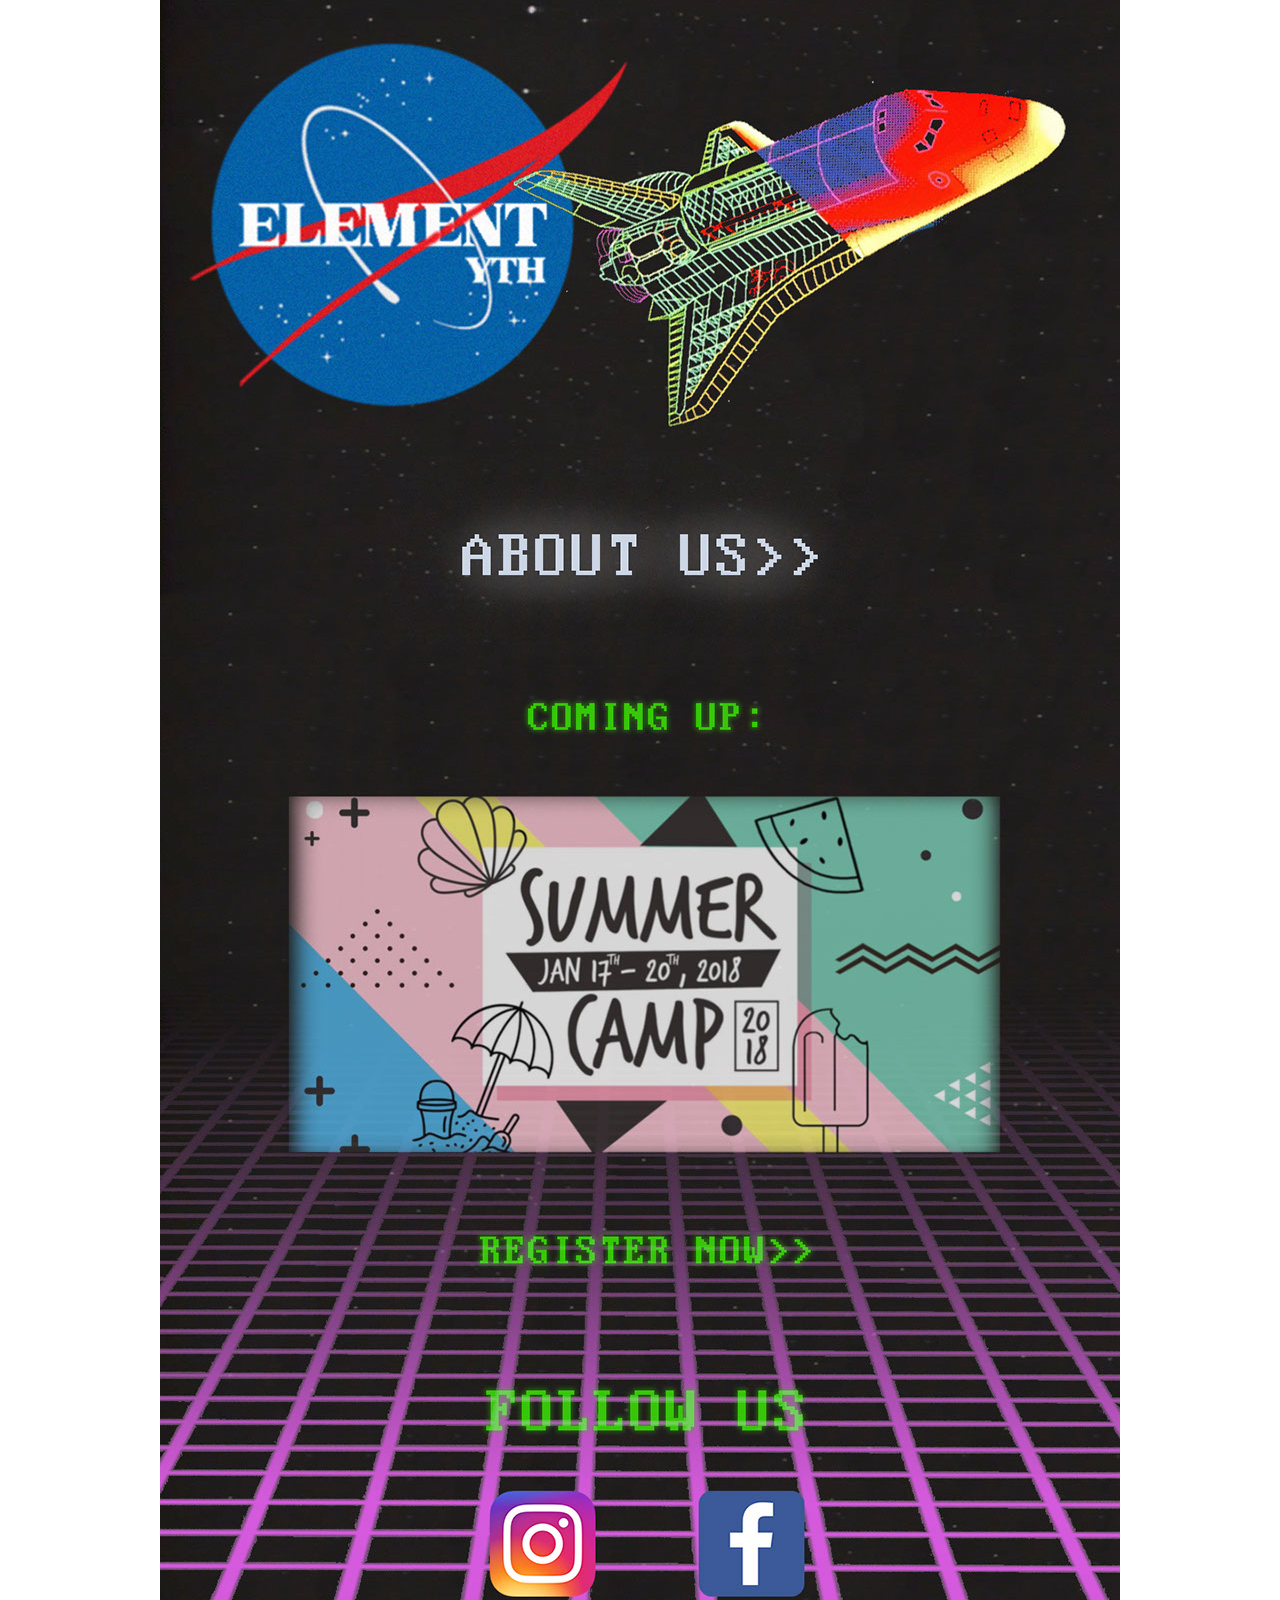
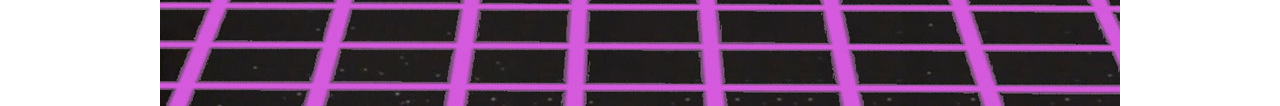
<file: index.html>
<!DOCTYPE html>
<html class="nojs html css_verticalspacer" lang="en-US">
 <head>

  <meta http-equiv="Content-type" content="text/html;charset=UTF-8"/>
  <meta name="generator" content="2017.1.0.379"/>
  <meta name="viewport" content="width=device-width, initial-scale=1.0"/>
  
  <script type="text/javascript">
   // Update the 'nojs'/'js' class on the html node
document.documentElement.className = document.documentElement.className.replace(/\bnojs\b/g, 'js');

// Check that all required assets are uploaded and up-to-date
if(typeof Muse == "undefined") window.Muse = {}; window.Muse.assets = {"required":["museutils.js", "museconfig.js", "jquery.watch.js", "jquery.museresponsive.js", "require.js", "index.css"], "outOfDate":[]};
</script>
  
  <title>Home</title>
  <!-- CSS -->
  <link rel="stylesheet" type="text/css" href="css/site_global.css?crc=444006867"/>
  <link rel="stylesheet" type="text/css" href="css/index.css?crc=280633345" id="pagesheet"/>
  <!-- IE-only CSS -->
  <!--[if lt IE 9]>
  <link rel="stylesheet" type="text/css" href="css/nomq_index.css?crc=424476758" id="nomq_pagesheet"/>
  <![endif]-->
   </head>
 <body>

  <div class="breakpoint active" id="bp_infinity" data-min-width="769"><!-- responsive breakpoint node -->
   <div class="clearfix borderbox" id="page"><!-- column -->
    <div class="position_content" id="page_position_content">
     <div class="clearfix colelem" id="pu1113"><!-- group -->
      <div class="clip_frame grpelem" id="u1113"><!-- image -->
       <img class="block temp_no_img_src" id="u1113_img" data-orig-src="images/home.jpg?crc=202605017" alt="" data-heightwidthratio="1.778125" data-image-width="960" data-image-height="1707" src="images/blank.gif?crc=4208392903"/>
      </div>
      <a class="nonblock nontext grpelem shared_content" id="u104" href="https://www.eventbrite.co.nz/e/crc-summer-camp-18-tickets-38564920716" data-content-guid="u104_content"><!-- simple frame --><div class="fluid_height_spacer"></div></a>
      <a class="nonblock nontext grpelem shared_content" id="u107" href="https://www.eventbrite.co.nz/e/crc-summer-camp-18-tickets-38564920716" data-content-guid="u107_content"><!-- simple frame --><div class="fluid_height_spacer"></div></a>
      <a class="nonblock nontext grpelem shared_content" id="u220" href="https://www.facebook.com/profile.php?id=100012969667408" data-content-guid="u220_content"><!-- simple frame --><div class="fluid_height_spacer"></div></a>
      <a class="nonblock nontext grpelem shared_content" id="u225" href="https://www.instagram.com/element_yth/" data-content-guid="u225_content"><!-- simple frame --><div class="fluid_height_spacer"></div></a>
      <a class="nonblock nontext grpelem shared_content" id="u994" href="about-us.html" data-content-guid="u994_content"><!-- simple frame --></a>
     </div>
     <div class="verticalspacer" data-offset-top="1706" data-content-above-spacer="1705" data-content-below-spacer="0" data-sizePolicy="fixed" data-pintopage="page_fixedLeft"></div>
    </div>
   </div>
  </div>
  <div class="breakpoint" id="bp_768" data-min-width="737" data-max-width="768"><!-- responsive breakpoint node -->
   <div class="clearfix borderbox temp_no_id" data-orig-id="page"><!-- column -->
    <div class="position_content temp_no_id" data-orig-id="page_position_content">
     <div class="clearfix colelem temp_no_id" data-orig-id="pu1113"><!-- group -->
      <div class="clip_frame grpelem temp_no_id" data-orig-id="u1113"><!-- image -->
       <img class="block temp_no_id temp_no_img_src" data-orig-src="images/home.jpg?crc=202605017" alt="" data-heightwidthratio="1.77734375" data-image-width="768" data-image-height="1365" data-orig-id="u1113_img" src="images/blank.gif?crc=4208392903"/>
      </div>
      <span class="nonblock nontext grpelem placeholder" data-placeholder-for="u104_content"><!-- placeholder node --></span>
      <span class="nonblock nontext grpelem placeholder" data-placeholder-for="u107_content"><!-- placeholder node --></span>
      <span class="nonblock nontext grpelem placeholder" data-placeholder-for="u220_content"><!-- placeholder node --></span>
      <span class="nonblock nontext grpelem placeholder" data-placeholder-for="u225_content"><!-- placeholder node --></span>
      <span class="nonblock nontext grpelem placeholder" data-placeholder-for="u994_content"><!-- placeholder node --></span>
     </div>
     <div class="verticalspacer" data-offset-top="1364" data-content-above-spacer="1364" data-content-below-spacer="0" data-sizePolicy="fixed" data-pintopage="page_fixedLeft"></div>
    </div>
   </div>
  </div>
  <div class="breakpoint" id="bp_736" data-min-width="668" data-max-width="736"><!-- responsive breakpoint node -->
   <div class="clearfix borderbox temp_no_id" data-orig-id="page"><!-- column -->
    <div class="position_content temp_no_id" data-orig-id="page_position_content">
     <div class="clearfix colelem temp_no_id" data-orig-id="pu1113"><!-- group -->
      <div class="clip_frame grpelem temp_no_id" data-orig-id="u1113"><!-- image -->
       <img class="block temp_no_id temp_no_img_src" data-orig-src="images/home.jpg?crc=202605017" alt="" data-heightwidthratio="1.7771739130434783" data-image-width="736" data-image-height="1308" data-orig-id="u1113_img" src="images/blank.gif?crc=4208392903"/>
      </div>
      <span class="nonblock nontext grpelem placeholder" data-placeholder-for="u104_content"><!-- placeholder node --></span>
      <span class="nonblock nontext grpelem placeholder" data-placeholder-for="u107_content"><!-- placeholder node --></span>
      <span class="nonblock nontext grpelem placeholder" data-placeholder-for="u220_content"><!-- placeholder node --></span>
      <span class="nonblock nontext grpelem placeholder" data-placeholder-for="u225_content"><!-- placeholder node --></span>
      <span class="nonblock nontext grpelem placeholder" data-placeholder-for="u994_content"><!-- placeholder node --></span>
     </div>
     <div class="verticalspacer" data-offset-top="1307" data-content-above-spacer="1307" data-content-below-spacer="0" data-sizePolicy="fixed" data-pintopage="page_fixedLeft"></div>
    </div>
   </div>
  </div>
  <div class="breakpoint" id="bp_667" data-min-width="641" data-max-width="667"><!-- responsive breakpoint node -->
   <div class="clearfix borderbox temp_no_id" data-orig-id="page"><!-- column -->
    <div class="position_content temp_no_id" data-orig-id="page_position_content">
     <div class="clearfix colelem temp_no_id" data-orig-id="pu1113"><!-- group -->
      <div class="clip_frame grpelem temp_no_id" data-orig-id="u1113"><!-- image -->
       <img class="block temp_no_id temp_no_img_src" data-orig-src="images/home667x1186.jpg?crc=350332383" alt="" data-heightwidthratio="1.778110944527736" data-image-width="667" data-image-height="1186" data-orig-id="u1113_img" src="images/blank.gif?crc=4208392903"/>
      </div>
      <span class="nonblock nontext grpelem placeholder" data-placeholder-for="u104_content"><!-- placeholder node --></span>
      <span class="nonblock nontext grpelem placeholder" data-placeholder-for="u107_content"><!-- placeholder node --></span>
      <span class="nonblock nontext grpelem placeholder" data-placeholder-for="u220_content"><!-- placeholder node --></span>
      <span class="nonblock nontext grpelem placeholder" data-placeholder-for="u225_content"><!-- placeholder node --></span>
      <span class="nonblock nontext grpelem placeholder" data-placeholder-for="u994_content"><!-- placeholder node --></span>
     </div>
     <div class="verticalspacer" data-offset-top="1185" data-content-above-spacer="1184" data-content-below-spacer="0" data-sizePolicy="fixed" data-pintopage="page_fixedLeft"></div>
    </div>
   </div>
  </div>
  <div class="breakpoint" id="bp_640" data-min-width="569" data-max-width="640"><!-- responsive breakpoint node -->
   <div class="clearfix borderbox temp_no_id" data-orig-id="page"><!-- column -->
    <div class="position_content temp_no_id" data-orig-id="page_position_content">
     <div class="clearfix colelem temp_no_id" data-orig-id="pu1113"><!-- group -->
      <div class="clip_frame grpelem temp_no_id" data-orig-id="u1113"><!-- image -->
       <img class="block temp_no_id temp_no_img_src" data-orig-src="images/home640x1138.jpg?crc=4134325842" alt="" data-heightwidthratio="1.778125" data-image-width="640" data-image-height="1138" data-orig-id="u1113_img" src="images/blank.gif?crc=4208392903"/>
      </div>
      <span class="nonblock nontext grpelem placeholder" data-placeholder-for="u104_content"><!-- placeholder node --></span>
      <span class="nonblock nontext grpelem placeholder" data-placeholder-for="u107_content"><!-- placeholder node --></span>
      <span class="nonblock nontext grpelem placeholder" data-placeholder-for="u220_content"><!-- placeholder node --></span>
      <span class="nonblock nontext grpelem placeholder" data-placeholder-for="u225_content"><!-- placeholder node --></span>
      <span class="nonblock nontext grpelem placeholder" data-placeholder-for="u994_content"><!-- placeholder node --></span>
     </div>
     <div class="verticalspacer" data-offset-top="1137" data-content-above-spacer="1136" data-content-below-spacer="0" data-sizePolicy="fixed" data-pintopage="page_fixedLeft"></div>
    </div>
   </div>
  </div>
  <div class="breakpoint" id="bp_568" data-min-width="481" data-max-width="568"><!-- responsive breakpoint node -->
   <div class="clearfix borderbox temp_no_id" data-orig-id="page"><!-- column -->
    <div class="position_content temp_no_id" data-orig-id="page_position_content">
     <div class="clearfix colelem temp_no_id" data-orig-id="pu1113"><!-- group -->
      <div class="clip_frame grpelem temp_no_id" data-orig-id="u1113"><!-- image -->
       <img class="block temp_no_id temp_no_img_src" data-orig-src="images/home568x1010.jpg?crc=3927202853" alt="" data-heightwidthratio="1.778169014084507" data-image-width="568" data-image-height="1010" data-orig-id="u1113_img" src="images/blank.gif?crc=4208392903"/>
      </div>
      <span class="nonblock nontext grpelem placeholder" data-placeholder-for="u104_content"><!-- placeholder node --></span>
      <span class="nonblock nontext grpelem placeholder" data-placeholder-for="u107_content"><!-- placeholder node --></span>
      <span class="nonblock nontext grpelem placeholder" data-placeholder-for="u220_content"><!-- placeholder node --></span>
      <span class="nonblock nontext grpelem placeholder" data-placeholder-for="u225_content"><!-- placeholder node --></span>
      <span class="nonblock nontext grpelem placeholder" data-placeholder-for="u994_content"><!-- placeholder node --></span>
     </div>
     <div class="verticalspacer" data-offset-top="1009" data-content-above-spacer="1008" data-content-below-spacer="0" data-sizePolicy="fixed" data-pintopage="page_fixedLeft"></div>
    </div>
   </div>
  </div>
  <div class="breakpoint" id="bp_480" data-min-width="415" data-max-width="480"><!-- responsive breakpoint node -->
   <div class="clearfix borderbox temp_no_id" data-orig-id="page"><!-- column -->
    <div class="position_content temp_no_id" data-orig-id="page_position_content">
     <div class="clearfix colelem temp_no_id" data-orig-id="pu1113"><!-- group -->
      <div class="clip_frame grpelem temp_no_id" data-orig-id="u1113"><!-- image -->
       <img class="block temp_no_id temp_no_img_src" data-orig-src="images/home480x854.jpg?crc=474267984" alt="" data-heightwidthratio="1.7770833333333333" data-image-width="480" data-image-height="853" data-orig-id="u1113_img" src="images/blank.gif?crc=4208392903"/>
      </div>
      <span class="nonblock nontext grpelem placeholder" data-placeholder-for="u104_content"><!-- placeholder node --></span>
      <span class="nonblock nontext grpelem placeholder" data-placeholder-for="u107_content"><!-- placeholder node --></span>
      <span class="nonblock nontext grpelem placeholder" data-placeholder-for="u220_content"><!-- placeholder node --></span>
      <span class="nonblock nontext grpelem placeholder" data-placeholder-for="u225_content"><!-- placeholder node --></span>
      <span class="nonblock nontext grpelem placeholder" data-placeholder-for="u994_content"><!-- placeholder node --></span>
     </div>
     <div class="verticalspacer" data-offset-top="852" data-content-above-spacer="852" data-content-below-spacer="0" data-sizePolicy="fixed" data-pintopage="page_fixedLeft"></div>
    </div>
   </div>
  </div>
  <div class="breakpoint" id="bp_414" data-min-width="376" data-max-width="414"><!-- responsive breakpoint node -->
   <div class="clearfix borderbox temp_no_id" data-orig-id="page"><!-- column -->
    <div class="position_content temp_no_id" data-orig-id="page_position_content">
     <div class="clearfix colelem temp_no_id" data-orig-id="pu1113"><!-- group -->
      <div class="clip_frame grpelem temp_no_id" data-orig-id="u1113"><!-- image -->
       <img class="block temp_no_id temp_no_img_src" data-orig-src="images/home414x737.jpg?crc=4268095618" alt="" data-heightwidthratio="1.7777777777777777" data-image-width="414" data-image-height="736" data-orig-id="u1113_img" src="images/blank.gif?crc=4208392903"/>
      </div>
      <span class="nonblock nontext grpelem placeholder" data-placeholder-for="u104_content"><!-- placeholder node --></span>
      <span class="nonblock nontext grpelem placeholder" data-placeholder-for="u107_content"><!-- placeholder node --></span>
      <span class="nonblock nontext grpelem placeholder" data-placeholder-for="u220_content"><!-- placeholder node --></span>
      <span class="nonblock nontext grpelem placeholder" data-placeholder-for="u225_content"><!-- placeholder node --></span>
      <span class="nonblock nontext grpelem placeholder" data-placeholder-for="u994_content"><!-- placeholder node --></span>
     </div>
     <div class="verticalspacer" data-offset-top="736" data-content-above-spacer="735" data-content-below-spacer="0" data-sizePolicy="fixed" data-pintopage="page_fixedLeft"></div>
    </div>
   </div>
  </div>
  <div class="breakpoint" id="bp_375" data-min-width="321" data-max-width="375"><!-- responsive breakpoint node -->
   <div class="clearfix borderbox temp_no_id" data-orig-id="page"><!-- column -->
    <div class="position_content temp_no_id" data-orig-id="page_position_content">
     <div class="clearfix colelem temp_no_id" data-orig-id="pu1113"><!-- group -->
      <div class="clip_frame grpelem temp_no_id" data-orig-id="u1113"><!-- image -->
       <img class="block temp_no_id temp_no_img_src" data-orig-src="images/home375x667.jpg?crc=3802206514" alt="" data-heightwidthratio="1.7786666666666666" data-image-width="375" data-image-height="667" data-orig-id="u1113_img" src="images/blank.gif?crc=4208392903"/>
      </div>
      <span class="nonblock nontext grpelem placeholder" data-placeholder-for="u104_content"><!-- placeholder node --></span>
      <span class="nonblock nontext grpelem placeholder" data-placeholder-for="u107_content"><!-- placeholder node --></span>
      <span class="nonblock nontext grpelem placeholder" data-placeholder-for="u220_content"><!-- placeholder node --></span>
      <span class="nonblock nontext grpelem placeholder" data-placeholder-for="u225_content"><!-- placeholder node --></span>
      <span class="nonblock nontext grpelem placeholder" data-placeholder-for="u994_content"><!-- placeholder node --></span>
     </div>
     <div class="verticalspacer" data-offset-top="666" data-content-above-spacer="665" data-content-below-spacer="0" data-sizePolicy="fixed" data-pintopage="page_fixedLeft"></div>
    </div>
   </div>
  </div>
  <div class="breakpoint" id="bp_320" data-max-width="320"><!-- responsive breakpoint node -->
   <div class="clearfix borderbox temp_no_id" data-orig-id="page"><!-- column -->
    <div class="position_content temp_no_id" data-orig-id="page_position_content">
     <div class="clearfix colelem temp_no_id" data-orig-id="pu1113"><!-- group -->
      <div class="clip_frame grpelem temp_no_id" data-orig-id="u1113"><!-- image -->
       <img class="block temp_no_id temp_no_img_src" data-orig-src="images/home320x569.jpg?crc=4244521736" alt="" data-heightwidthratio="1.778125" data-image-width="320" data-image-height="569" data-orig-id="u1113_img" src="images/blank.gif?crc=4208392903"/>
      </div>
      <a class="nonblock nontext grpelem temp_no_id" href="https://www.eventbrite.co.nz/e/crc-summer-camp-18-tickets-38564920716" data-orig-id="u104"><!-- simple frame --></a>
      <a class="nonblock nontext grpelem temp_no_id" href="https://www.eventbrite.co.nz/e/crc-summer-camp-18-tickets-38564920716" data-orig-id="u107"><!-- simple frame --></a>
      <span class="nonblock nontext grpelem placeholder" data-placeholder-for="u220_content"><!-- placeholder node --></span>
      <span class="nonblock nontext grpelem placeholder" data-placeholder-for="u225_content"><!-- placeholder node --></span>
      <span class="nonblock nontext grpelem placeholder" data-placeholder-for="u994_content"><!-- placeholder node --></span>
     </div>
    </div>
   </div>
  </div>
  <!-- Other scripts -->
  <script type="text/javascript">
   // Decide weather to suppress missing file error or not based on preference setting
var suppressMissingFileError = false
</script>
  <script type="text/javascript">
   window.Muse.assets.check=function(d){if(!window.Muse.assets.checked){window.Muse.assets.checked=!0;var b={},c=function(a,b){if(window.getComputedStyle){var c=window.getComputedStyle(a,null);return c&&c.getPropertyValue(b)||c&&c[b]||""}if(document.documentElement.currentStyle)return(c=a.currentStyle)&&c[b]||a.style&&a.style[b]||"";return""},a=function(a){if(a.match(/^rgb/))return a=a.replace(/\s+/g,"").match(/([\d\,]+)/gi)[0].split(","),(parseInt(a[0])<<16)+(parseInt(a[1])<<8)+parseInt(a[2]);if(a.match(/^\#/))return parseInt(a.substr(1),
16);return 0},g=function(g){for(var f=document.getElementsByTagName("link"),h=0;h<f.length;h++)if("text/css"==f[h].type){var i=(f[h].href||"").match(/\/?css\/([\w\-]+\.css)\?crc=(\d+)/);if(!i||!i[1]||!i[2])break;b[i[1]]=i[2]}f=document.createElement("div");f.className="version";f.style.cssText="display:none; width:1px; height:1px;";document.getElementsByTagName("body")[0].appendChild(f);for(h=0;h<Muse.assets.required.length;){var i=Muse.assets.required[h],l=i.match(/([\w\-\.]+)\.(\w+)$/),k=l&&l[1]?
l[1]:null,l=l&&l[2]?l[2]:null;switch(l.toLowerCase()){case "css":k=k.replace(/\W/gi,"_").replace(/^([^a-z])/gi,"_$1");f.className+=" "+k;k=a(c(f,"color"));l=a(c(f,"backgroundColor"));k!=0||l!=0?(Muse.assets.required.splice(h,1),"undefined"!=typeof b[i]&&(k!=b[i]>>>24||l!=(b[i]&16777215))&&Muse.assets.outOfDate.push(i)):h++;f.className="version";break;case "js":h++;break;default:throw Error("Unsupported file type: "+l);}}d?d().jquery!="1.8.3"&&Muse.assets.outOfDate.push("jquery-1.8.3.min.js"):Muse.assets.required.push("jquery-1.8.3.min.js");
f.parentNode.removeChild(f);if(Muse.assets.outOfDate.length||Muse.assets.required.length)f="Some files on the server may be missing or incorrect. Clear browser cache and try again. If the problem persists please contact website author.",g&&Muse.assets.outOfDate.length&&(f+="\nOut of date: "+Muse.assets.outOfDate.join(",")),g&&Muse.assets.required.length&&(f+="\nMissing: "+Muse.assets.required.join(",")),suppressMissingFileError?(f+="\nUse SuppressMissingFileError key in AppPrefs.xml to show missing file error pop up.",console.log(f)):alert(f)};location&&location.search&&location.search.match&&location.search.match(/muse_debug/gi)?
setTimeout(function(){g(!0)},5E3):g()}};
var muse_init=function(){require.config({baseUrl:""});require(["jquery","museutils","whatinput","jquery.watch","jquery.museresponsive"],function(d){var $ = d;$(document).ready(function(){try{
window.Muse.assets.check($);/* body */
Muse.Utils.transformMarkupToFixBrowserProblemsPreInit();/* body */
Muse.Utils.prepHyperlinks(true);/* body */
Muse.Utils.makeButtonsVisibleAfterSettingMinWidth();/* body */
$( '.breakpoint' ).registerBreakpoint();/* Register breakpoints */
Muse.Utils.transformMarkupToFixBrowserProblems();/* body */
}catch(b){if(b&&"function"==typeof b.notify?b.notify():Muse.Assert.fail("Error calling selector function: "+b),false)throw b;}})})};

</script>
  <!-- RequireJS script -->
  <script src="scripts/require.js?crc=3861931657" type="text/javascript" async data-main="scripts/museconfig.js?crc=278381782" onload="if (requirejs) requirejs.onError = function(requireType, requireModule) { if (requireType && requireType.toString && requireType.toString().indexOf && 0 <= requireType.toString().indexOf('#scripterror')) window.Muse.assets.check(); }" onerror="window.Muse.assets.check();"></script>
   </body>
</html>
</file>
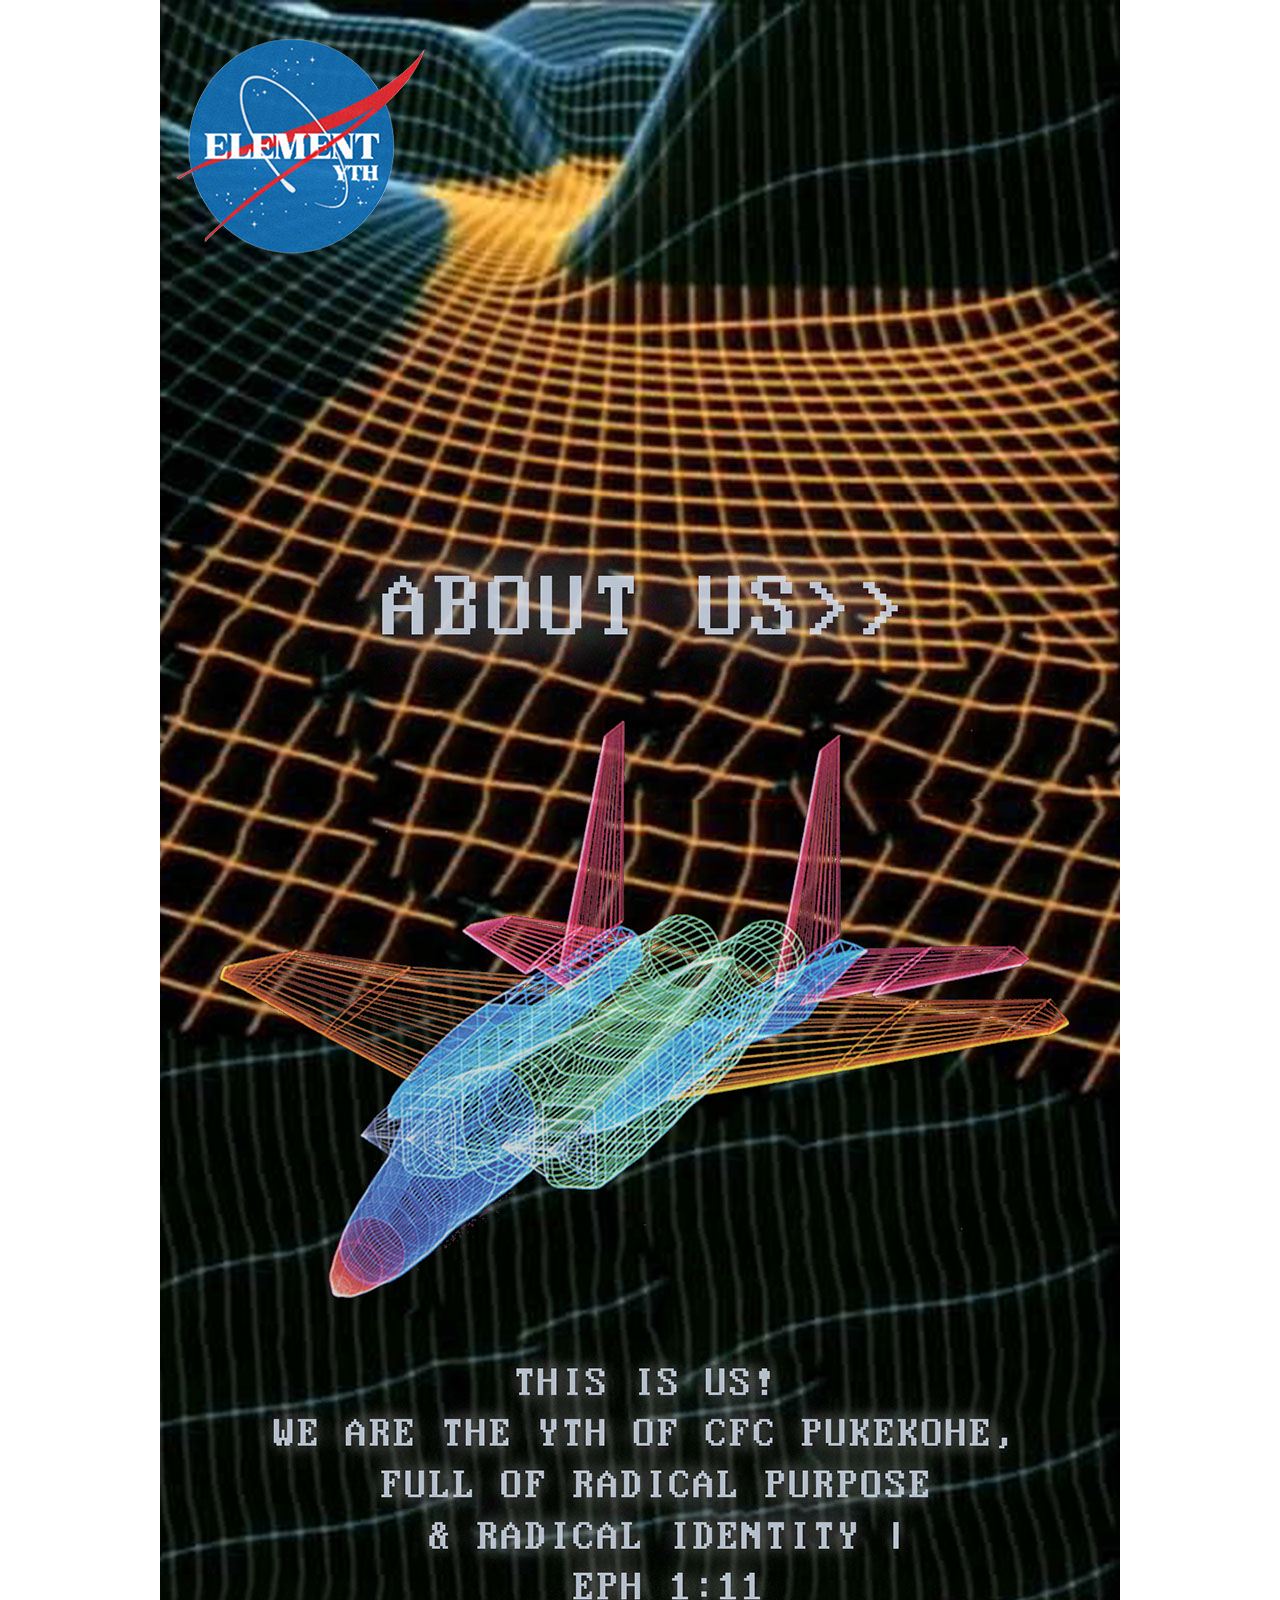
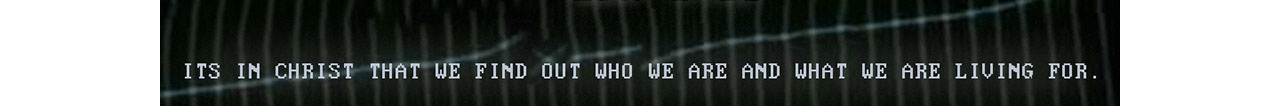
<file: about-us.html>
<!DOCTYPE html>
<html class="nojs html css_verticalspacer" lang="en-US">
 <head>

  <meta http-equiv="Content-type" content="text/html;charset=UTF-8"/>
  <meta name="generator" content="2017.1.0.379"/>
  <meta name="viewport" content="width=device-width, initial-scale=1.0"/>
  
  <script type="text/javascript">
   // Update the 'nojs'/'js' class on the html node
document.documentElement.className = document.documentElement.className.replace(/\bnojs\b/g, 'js');

// Check that all required assets are uploaded and up-to-date
if(typeof Muse == "undefined") window.Muse = {}; window.Muse.assets = {"required":["museutils.js", "museconfig.js", "jquery.watch.js", "require.js", "about-us.css"], "outOfDate":[]};
</script>
  
  <title>About Us</title>
  <!-- CSS -->
  <link rel="stylesheet" type="text/css" href="css/site_global.css?crc=444006867"/>
  <link rel="stylesheet" type="text/css" href="css/about-us.css?crc=12064754" id="pagesheet"/>
   </head>
 <body>

  <div class="clearfix borderbox" id="page"><!-- column -->
   <div class="position_content" id="page_position_content">
    <div class="clearfix colelem" id="pu898"><!-- group -->
     <div class="clip_frame grpelem" id="u898"><!-- image -->
      <img class="block" id="u898_img" src="images/about%20us.jpg?crc=17957418" alt="" data-heightwidthratio="1.7770833333333333" data-image-width="960" data-image-height="1706"/>
     </div>
     <a class="nonblock nontext clip_frame grpelem" id="u1083" href="index.html"><!-- image --><img class="block" id="u1083_img" src="images/nasa-crop-u1083.png?crc=4180933332" alt="" data-heightwidthratio="1.0391459074733096" data-image-width="281" data-image-height="292"/></a>
    </div>
    <div class="verticalspacer" data-offset-top="1706" data-content-above-spacer="1705" data-content-below-spacer="0" data-sizePolicy="fixed" data-pintopage="page_fixedLeft"></div>
   </div>
  </div>
  <!-- Other scripts -->
  <script type="text/javascript">
   // Decide weather to suppress missing file error or not based on preference setting
var suppressMissingFileError = false
</script>
  <script type="text/javascript">
   window.Muse.assets.check=function(d){if(!window.Muse.assets.checked){window.Muse.assets.checked=!0;var b={},c=function(a,b){if(window.getComputedStyle){var c=window.getComputedStyle(a,null);return c&&c.getPropertyValue(b)||c&&c[b]||""}if(document.documentElement.currentStyle)return(c=a.currentStyle)&&c[b]||a.style&&a.style[b]||"";return""},a=function(a){if(a.match(/^rgb/))return a=a.replace(/\s+/g,"").match(/([\d\,]+)/gi)[0].split(","),(parseInt(a[0])<<16)+(parseInt(a[1])<<8)+parseInt(a[2]);if(a.match(/^\#/))return parseInt(a.substr(1),
16);return 0},g=function(g){for(var f=document.getElementsByTagName("link"),h=0;h<f.length;h++)if("text/css"==f[h].type){var i=(f[h].href||"").match(/\/?css\/([\w\-]+\.css)\?crc=(\d+)/);if(!i||!i[1]||!i[2])break;b[i[1]]=i[2]}f=document.createElement("div");f.className="version";f.style.cssText="display:none; width:1px; height:1px;";document.getElementsByTagName("body")[0].appendChild(f);for(h=0;h<Muse.assets.required.length;){var i=Muse.assets.required[h],l=i.match(/([\w\-\.]+)\.(\w+)$/),k=l&&l[1]?
l[1]:null,l=l&&l[2]?l[2]:null;switch(l.toLowerCase()){case "css":k=k.replace(/\W/gi,"_").replace(/^([^a-z])/gi,"_$1");f.className+=" "+k;k=a(c(f,"color"));l=a(c(f,"backgroundColor"));k!=0||l!=0?(Muse.assets.required.splice(h,1),"undefined"!=typeof b[i]&&(k!=b[i]>>>24||l!=(b[i]&16777215))&&Muse.assets.outOfDate.push(i)):h++;f.className="version";break;case "js":h++;break;default:throw Error("Unsupported file type: "+l);}}d?d().jquery!="1.8.3"&&Muse.assets.outOfDate.push("jquery-1.8.3.min.js"):Muse.assets.required.push("jquery-1.8.3.min.js");
f.parentNode.removeChild(f);if(Muse.assets.outOfDate.length||Muse.assets.required.length)f="Some files on the server may be missing or incorrect. Clear browser cache and try again. If the problem persists please contact website author.",g&&Muse.assets.outOfDate.length&&(f+="\nOut of date: "+Muse.assets.outOfDate.join(",")),g&&Muse.assets.required.length&&(f+="\nMissing: "+Muse.assets.required.join(",")),suppressMissingFileError?(f+="\nUse SuppressMissingFileError key in AppPrefs.xml to show missing file error pop up.",console.log(f)):alert(f)};location&&location.search&&location.search.match&&location.search.match(/muse_debug/gi)?
setTimeout(function(){g(!0)},5E3):g()}};
var muse_init=function(){require.config({baseUrl:""});require(["jquery","museutils","whatinput","jquery.watch"],function(d){var $ = d;$(document).ready(function(){try{
window.Muse.assets.check($);/* body */
Muse.Utils.transformMarkupToFixBrowserProblemsPreInit();/* body */
Muse.Utils.prepHyperlinks(true);/* body */
Muse.Utils.makeButtonsVisibleAfterSettingMinWidth();/* body */
Muse.Utils.fullPage('#page');/* 100% height page */
Muse.Utils.showWidgetsWhenReady();/* body */
Muse.Utils.transformMarkupToFixBrowserProblems();/* body */
}catch(b){if(b&&"function"==typeof b.notify?b.notify():Muse.Assert.fail("Error calling selector function: "+b),false)throw b;}})})};

</script>
  <!-- RequireJS script -->
  <script src="scripts/require.js?crc=3861931657" type="text/javascript" async data-main="scripts/museconfig.js?crc=278381782" onload="if (requirejs) requirejs.onError = function(requireType, requireModule) { if (requireType && requireType.toString && requireType.toString().indexOf && 0 <= requireType.toString().indexOf('#scripterror')) window.Muse.assets.check(); }" onerror="window.Muse.assets.check();"></script>
   </body>
</html>
</file>
<file: css/site_global.css>
html{min-height:100%;min-width:100%;-ms-text-size-adjust:none;}body,div,dl,dt,dd,ul,ol,li,nav,h1,h2,h3,h4,h5,h6,pre,code,form,fieldset,legend,input,button,textarea,p,blockquote,th,td,a{margin:0px;padding:0px;border-width:0px;border-style:solid;border-color:transparent;-webkit-transform-origin:left top;-ms-transform-origin:left top;-o-transform-origin:left top;transform-origin:left top;background-repeat:no-repeat;}button.submit-btn{-moz-box-sizing:content-box;-webkit-box-sizing:content-box;box-sizing:content-box;}.transition{-webkit-transition-property:background-image,background-position,background-color,border-color,border-radius,color,font-size,font-style,font-weight,letter-spacing,line-height,text-align,box-shadow,text-shadow,opacity;transition-property:background-image,background-position,background-color,border-color,border-radius,color,font-size,font-style,font-weight,letter-spacing,line-height,text-align,box-shadow,text-shadow,opacity;}.transition *{-webkit-transition:inherit;transition:inherit;}table{border-collapse:collapse;border-spacing:0px;}fieldset,img{border:0px;border-style:solid;-webkit-transform-origin:left top;-ms-transform-origin:left top;-o-transform-origin:left top;transform-origin:left top;}address,caption,cite,code,dfn,em,strong,th,var,optgroup{font-style:inherit;font-weight:inherit;}del,ins{text-decoration:none;}li{list-style:none;}caption,th{text-align:left;}h1,h2,h3,h4,h5,h6{font-size:100%;font-weight:inherit;}input,button,textarea,select,optgroup,option{font-family:inherit;font-size:inherit;font-style:inherit;font-weight:inherit;}.form-grp input,.form-grp textarea{-webkit-appearance:none;-webkit-border-radius:0;}body{font-family:Arial, Helvetica Neue, Helvetica, sans-serif;text-align:left;font-size:14px;line-height:17px;word-wrap:break-word;text-rendering:optimizeLegibility;-moz-font-feature-settings:'liga';-ms-font-feature-settings:'liga';-webkit-font-feature-settings:'liga';font-feature-settings:'liga';}a:link{color:#0000FF;text-decoration:underline;}a:visited{color:#800080;text-decoration:underline;}a:hover{color:#0000FF;text-decoration:underline;}a:active{color:#EE0000;text-decoration:underline;}a.nontext{color:black;text-decoration:none;font-style:normal;font-weight:normal;}.normal_text{color:#000000;direction:ltr;font-family:Arial, Helvetica Neue, Helvetica, sans-serif;font-size:14px;font-style:normal;font-weight:normal;letter-spacing:0px;line-height:17px;text-align:left;text-decoration:none;text-indent:0px;text-transform:none;vertical-align:0px;padding:0px;}.list0 li:before{position:absolute;right:100%;letter-spacing:0px;text-decoration:none;font-weight:normal;font-style:normal;}.rtl-list li:before{right:auto;left:100%;}.nls-None > li:before,.nls-None .list3 > li:before,.nls-None .list6 > li:before{margin-right:6px;content:'•';}.nls-None .list1 > li:before,.nls-None .list4 > li:before,.nls-None .list7 > li:before{margin-right:6px;content:'○';}.nls-None,.nls-None .list1,.nls-None .list2,.nls-None .list3,.nls-None .list4,.nls-None .list5,.nls-None .list6,.nls-None .list7,.nls-None .list8{padding-left:34px;}.nls-None.rtl-list,.nls-None .list1.rtl-list,.nls-None .list2.rtl-list,.nls-None .list3.rtl-list,.nls-None .list4.rtl-list,.nls-None .list5.rtl-list,.nls-None .list6.rtl-list,.nls-None .list7.rtl-list,.nls-None .list8.rtl-list{padding-left:0px;padding-right:34px;}.nls-None .list2 > li:before,.nls-None .list5 > li:before,.nls-None .list8 > li:before{margin-right:6px;content:'-';}.nls-None.rtl-list > li:before,.nls-None .list1.rtl-list > li:before,.nls-None .list2.rtl-list > li:before,.nls-None .list3.rtl-list > li:before,.nls-None .list4.rtl-list > li:before,.nls-None .list5.rtl-list > li:before,.nls-None .list6.rtl-list > li:before,.nls-None .list7.rtl-list > li:before,.nls-None .list8.rtl-list > li:before{margin-right:0px;margin-left:6px;}.TabbedPanelsTab{white-space:nowrap;}.MenuBar .MenuBarView,.MenuBar .SubMenuView{display:block;list-style:none;}.MenuBar .SubMenu{display:none;position:absolute;}.NoWrap{white-space:nowrap;word-wrap:normal;}.rootelem{margin-left:auto;margin-right:auto;}.colelem{display:inline;float:left;clear:both;}.clearfix:after{content:"\0020";visibility:hidden;display:block;height:0px;clear:both;}*:first-child+html .clearfix{zoom:1;}.clip_frame{overflow:hidden;}.popup_anchor{position:relative;width:0px;height:0px;}.allow_click_through *{pointer-events:auto;}.popup_element{z-index:100000;}.svg{display:block;vertical-align:top;}span.wrap{content:'';clear:left;display:block;}span.actAsInlineDiv{display:inline-block;}.position_content,.excludeFromNormalFlow{float:left;}.preload_images{position:absolute;overflow:hidden;left:-9999px;top:-9999px;height:1px;width:1px;}.preload{height:1px;width:1px;}.animateStates{-webkit-transition:0.3s ease-in-out;-moz-transition:0.3s ease-in-out;-o-transition:0.3s ease-in-out;transition:0.3s ease-in-out;}[data-whatinput="mouse"] *:focus,[data-whatinput="touch"] *:focus,input:focus,textarea:focus{outline:none;}textarea{resize:none;overflow:auto;}.allow_click_through,.fld-prompt{pointer-events:none;}.wrapped-input{position:absolute;top:0px;left:0px;background:transparent;border:none;}.submit-btn{z-index:50000;cursor:pointer;}.anchor_item{width:22px;height:18px;}.MenuBar .SubMenuVisible,.MenuBarVertical .SubMenuVisible,.MenuBar .SubMenu .SubMenuVisible,.popup_element.Active,span.actAsPara,.actAsDiv,a.nonblock.nontext,img.block{display:block;}.widget_invisible,.js .invi,.js .mse_pre_init{visibility:hidden;}.ose_ei{visibility:hidden;z-index:0;}.no_vert_scroll{overflow-y:hidden;}.always_vert_scroll{overflow-y:scroll;}.always_horz_scroll{overflow-x:scroll;}.fullscreen{overflow:hidden;left:0px;top:0px;position:fixed;height:100%;width:100%;-moz-box-sizing:border-box;-webkit-box-sizing:border-box;-ms-box-sizing:border-box;box-sizing:border-box;}.fullwidth{position:absolute;}.borderbox{-moz-box-sizing:border-box;-webkit-box-sizing:border-box;-ms-box-sizing:border-box;box-sizing:border-box;}.scroll_wrapper{position:absolute;overflow:auto;left:0px;right:0px;top:0px;bottom:0px;padding-top:0px;padding-bottom:0px;margin-top:0px;margin-bottom:0px;}.browser_width > *{position:absolute;left:0px;right:0px;}.grpelem,.accordion_wrapper{display:inline;float:left;}.fld-checkbox input[type=checkbox],.fld-radiobutton input[type=radio]{position:absolute;overflow:hidden;clip:rect(0px, 0px, 0px, 0px);height:1px;width:1px;margin:-1px;padding:0px;border:0px;}.fld-checkbox input[type=checkbox] + label,.fld-radiobutton input[type=radio] + label{display:inline-block;background-repeat:no-repeat;cursor:pointer;float:left;width:100%;height:100%;}.pointer_cursor,.fld-recaptcha-mode,.fld-recaptcha-refresh,.fld-recaptcha-help{cursor:pointer;}p,h1,h2,h3,h4,h5,h6,ol,ul,span.actAsPara{max-height:1000000px;}.superscript{vertical-align:super;font-size:66%;line-height:0px;}.subscript{vertical-align:sub;font-size:66%;line-height:0px;}.horizontalSlideShow{-ms-touch-action:pan-y;touch-action:pan-y;}.verticalSlideShow{-ms-touch-action:pan-x;touch-action:pan-x;}.colelem100,.verticalspacer{clear:both;}.list0 li,.MenuBar .MenuItemContainer,.SlideShowContentPanel .fullscreen img,.css_verticalspacer .verticalspacer{position:relative;}.popup_element.Inactive,.js .disn,.js .an_invi,.hidden,.breakpoint{display:none;}#muse_css_mq{position:absolute;display:none;background-color:#FFFFFE;}.fluid_height_spacer{width:0.01px;}.muse_check_css{display:none;position:fixed;}@media screen and (-webkit-min-device-pixel-ratio:0){body{text-rendering:auto;}}
</file>
<file: css/index.css>
.version.index{color:#000010;background-color:#BA2001;}#page{margin-right:auto;z-index:1;background-image:none;width:100%;border-width:0px;margin-left:auto;background-color:transparent;border-color:#000000;}#pu1113{z-index:2;width:100%;}#u1113{margin-right:-10000px;z-index:2;background-color:transparent;position:relative;width:100%;}#page_position_content,#u1113_img{width:100%;}#u104{margin-right:-10000px;z-index:4;position:relative;}#u107{margin-right:-10000px;z-index:5;position:relative;}#u220{margin-right:-10000px;z-index:6;position:relative;}#u225{margin-right:-10000px;z-index:7;position:relative;}#u994{margin-right:-10000px;z-index:8;position:relative;}.ie #u104,.ie #u107,.ie #u220,.ie #u225,.ie #u994{background-color:#FFFFFF;-ms-filter:"progid:DXImageTransform.Microsoft.Alpha(Opacity=1)";opacity:0.01;filter:alpha(opacity=1);}.html{background-color:#FFFFFF;}body{position:relative;}@media (min-width: 769px), print{#muse_css_mq{background-color:#FFFFFF;}#bp_infinity.active{display:block;}#page{min-height:500px;max-width:960px;}#page_position_content{margin-top:-1px;}#u104{margin-top:774px;width:76.67%;left:13.13%;}#u104 .fluid_height_spacer{padding-bottom:55.16304347826087%;}#u107{margin-top:1231px;width:33.44%;left:34.07%;}#u107 .fluid_height_spacer{padding-bottom:14.018691588785046%;}#u220{margin-top:1485px;width:11.05%;left:55.63%;}#u220 .fluid_height_spacer{padding-bottom:108.49056603773586%;}#u225{margin-top:1485px;width:12.5%;left:33.23%;}#u225 .fluid_height_spacer{padding-bottom:95.83333333333334%;}#u994{height:78px;margin-top:517px;width:40.21%;left:29.69%;}.css_verticalspacer .verticalspacer{height:calc(100vh - 1705px);}}@media (min-width: 737px) and (max-width: 768px){#muse_css_mq{background-color:#000300;}#bp_768.active{display:block;}#page{min-height:499.66666666666674px;padding-bottom:0px;max-width:768px;}#page_position_content{margin-top:-1px;}#u104{margin-top:611px;width:76.7%;left:11.59%;}#u104 .fluid_height_spacer{padding-bottom:55.178268251273344%;}#u107{margin-top:984px;width:33.47%;left:33.21%;}#u107 .fluid_height_spacer{padding-bottom:14.007782101167315%;}#u220{margin-top:1195px;width:11.07%;left:55.6%;}#u220 .fluid_height_spacer{padding-bottom:108.23529411764706%;}#u225{margin-top:1195px;width:12.5%;left:33.21%;}#u225 .fluid_height_spacer{padding-bottom:95.83333333333334%;}#u994{height:78px;margin-top:412px;width:40.24%;left:29.82%;}.css_verticalspacer .verticalspacer{height:calc(100vh - 1364px);}body{overflow-x:hidden;}}@media (min-width: 668px) and (max-width: 736px){#muse_css_mq{background-color:#0002e0;}#bp_736.active{display:block;}#page{min-height:499.55555555555543px;padding-bottom:0px;max-width:736px;}#page_position_content{margin-top:-1px;}#u104{margin-top:575px;width:76.64%;left:11.55%;}#u104 .fluid_height_spacer{padding-bottom:55.14184397163121%;}#u107{margin-top:939px;width:33.43%;left:33.16%;}#u107 .fluid_height_spacer{padding-bottom:14.227642276422763%;}#u220{margin-top:1140px;width:11.01%;left:55.71%;}#u220 .fluid_height_spacer{padding-bottom:108.64197530864197%;}#u225{margin-top:1140px;width:12.5%;left:33.29%;}#u225 .fluid_height_spacer{padding-bottom:95.65217391304348%;}#u994{height:78px;margin-top:397px;width:40.22%;left:29.76%;}.css_verticalspacer .verticalspacer{height:calc(100vh - 1307px);}body{overflow-x:hidden;}}@media (min-width: 641px) and (max-width: 667px){#muse_css_mq{background-color:#00029b;}#bp_667.active{display:block;}#page{min-height:500px;max-width:667px;}#page_position_content{margin-top:-1px;}#u104{margin-top:535px;width:76.62%;left:11.7%;}#u104 .fluid_height_spacer{padding-bottom:55.18590998043052%;}#u107{margin-top:854px;width:33.44%;left:33.29%;}#u107 .fluid_height_spacer{padding-bottom:13.901345291479823%;}#u220{margin-top:1036px;width:11.1%;left:55.63%;}#u220 .fluid_height_spacer{padding-bottom:108.10810810810811%;}#u225{margin-top:1036px;width:12.45%;left:33.29%;}#u225 .fluid_height_spacer{padding-bottom:96.3855421686747%;}#u994{height:78px;margin-top:357px;width:40.18%;left:29.84%;}.css_verticalspacer .verticalspacer{height:calc(100vh - 1184px);}body{overflow-x:hidden;}}@media (min-width: 569px) and (max-width: 640px){#muse_css_mq{background-color:#000280;}#bp_640.active{display:block;}#page{min-height:500px;max-width:640px;}#page_position_content{margin-top:-1px;}#u104{margin-top:510px;width:76.72%;left:11.72%;}#u104 .fluid_height_spacer{padding-bottom:55.193482688391036%;}#u107{margin-top:820px;width:33.44%;left:33.29%;}#u107 .fluid_height_spacer{padding-bottom:14.018691588785046%;}#u220{margin-top:996px;width:11.1%;left:56.88%;}#u220 .fluid_height_spacer{padding-bottom:108.45070422535213%;}#u225{margin-top:996px;width:12.5%;left:33.29%;}#u225 .fluid_height_spacer{padding-bottom:96.25%;}#u994{height:78px;margin-top:338px;width:40.16%;left:29.85%;}.css_verticalspacer .verticalspacer{height:calc(100vh - 1136px);}body{overflow-x:hidden;}}@media (min-width: 481px) and (max-width: 568px){#muse_css_mq{background-color:#000238;}#bp_568.active{display:block;}#page{min-height:500px;max-width:568px;}#page_position_content{margin-top:-1px;}#u104{margin-top:457px;width:76.59%;left:11.45%;}#u104 .fluid_height_spacer{padding-bottom:55.172413793103445%;}#u107{margin-top:728px;width:33.46%;left:33.1%;}#u107 .fluid_height_spacer{padding-bottom:14.210526315789473%;}#u220{margin-top:884px;width:11.1%;left:56.34%;}#u220 .fluid_height_spacer{padding-bottom:107.93650793650794%;}#u225{margin-top:884px;width:12.5%;left:33.98%;}#u225 .fluid_height_spacer{padding-bottom:95.77464788732394%;}#u994{height:78px;margin-top:288px;width:40.15%;left:29.93%;}.css_verticalspacer .verticalspacer{height:calc(100vh - 1008px);}body{overflow-x:hidden;}}@media (min-width: 415px) and (max-width: 480px){#muse_css_mq{background-color:#0001e0;}#bp_480.active{display:block;}#page{min-height:499.66666666666674px;padding-bottom:0px;max-width:480px;}#page_position_content{margin-top:-1px;}#u104{margin-top:387px;width:76.67%;left:11.46%;}#u104 .fluid_height_spacer{padding-bottom:55.16304347826087%;}#u107{margin-top:615px;width:33.55%;left:33.13%;}#u107 .fluid_height_spacer{padding-bottom:14.285714285714285%;}#u220{margin-top:746px;width:11.05%;left:55.63%;}#u220 .fluid_height_spacer{padding-bottom:109.43396226415094%;}#u225{margin-top:746px;width:12.5%;left:33.34%;}#u225 .fluid_height_spacer{padding-bottom:96.66666666666667%;}#u994{height:78px;margin-top:245px;width:40.21%;left:29.8%;}.css_verticalspacer .verticalspacer{height:calc(100vh - 852px);}body{overflow-x:hidden;}}@media (min-width: 376px) and (max-width: 414px){#muse_css_mq{background-color:#00019e;}#bp_414.active{display:block;}#page{min-height:500px;max-width:414px;}#u104{margin-top:335px;width:76.58%;left:13.29%;}#u104 .fluid_height_spacer{padding-bottom:55.20504731861199%;}#u107{margin-top:529px;width:33.34%;left:33.34%;}#u107 .fluid_height_spacer{padding-bottom:13.768115942028986%;}#u220{margin-top:646px;width:11.12%;left:55.56%;}#u220 .fluid_height_spacer{padding-bottom:108.69565217391303%;}#u225{margin-top:646px;width:12.57%;left:33.34%;}#u225 .fluid_height_spacer{padding-bottom:96.15384615384616%;}#u994{height:50px;margin-top:210px;width:40.1%;left:29.96%;}.css_verticalspacer .verticalspacer{height:calc(100vh - 735px);}body{overflow-x:hidden;}}@media (min-width: 321px) and (max-width: 375px){#muse_css_mq{background-color:#000177;}#bp_375.active{display:block;}#page{min-height:500px;max-width:375px;}#page_position_content{margin-top:-1px;}#u104{margin-top:301px;width:76.8%;left:11.47%;}#u104 .fluid_height_spacer{padding-bottom:55.208333333333336%;}#u107{margin-top:470px;width:33.34%;left:33.07%;}#u107 .fluid_height_spacer{padding-bottom:24.8%;}#u220{margin-top:584px;width:10.94%;left:56.27%;}#u220 .fluid_height_spacer{padding-bottom:109.75609756097562%;}#u225{margin-top:584px;width:12.54%;left:33.34%;}#u225 .fluid_height_spacer{padding-bottom:95.74468085106383%;}#u994{height:40px;margin-top:195px;width:40.27%;left:29.6%;}.css_verticalspacer .verticalspacer{height:calc(100vh - 665px);}body{overflow-x:hidden;}}@media (max-width: 320px){#muse_css_mq{background-color:#000140;}#bp_320.active{display:block;}#page{min-height:568px;max-width:320px;}#page_position_content{margin-top:-1px;}#u104{height:137px;margin-top:258px;width:73.44%;left:13.13%;}#u107{height:29px;margin-top:402px;width:33.44%;left:33.13%;}#u220{margin-top:495px;width:12.5%;left:55.63%;}#u220 .fluid_height_spacer{padding-bottom:112.5%;}#u225{margin-top:495px;width:13.13%;left:33.13%;}#u225 .fluid_height_spacer{padding-bottom:107.14285714285714%;}#u994{height:29px;margin-top:173px;width:40.32%;left:29.69%;}body{overflow-x:hidden;min-width:320px;}}
</file>
<file: css/nomq_index.css>
#muse_css_mq{background-color:#FFFFFF;}#bp_infinity.active{display:block;}#page{min-height:500px;max-width:960px;}#page_position_content{margin-top:-1px;}#u104{margin-top:774px;width:76.67%;left:13.13%;}#u104 .fluid_height_spacer{padding-bottom:55.16304347826087%;}#u107{margin-top:1231px;width:33.44%;left:34.07%;}#u107 .fluid_height_spacer{padding-bottom:14.018691588785046%;}#u220{margin-top:1485px;width:11.05%;left:55.63%;}#u220 .fluid_height_spacer{padding-bottom:108.49056603773586%;}#u225{margin-top:1485px;width:12.5%;left:33.23%;}#u225 .fluid_height_spacer{padding-bottom:95.83333333333334%;}#u994{height:78px;margin-top:517px;width:40.21%;left:29.69%;}.css_verticalspacer .verticalspacer{height:calc(100vh - 1705px);}
</file>
<file: css/about-us.css>
.version.about_us{color:#000000;background-color:#B817F2;}#page{z-index:1;min-height:499.9942307692311px;background-image:none;border-width:0px;border-color:#000000;background-color:transparent;padding-bottom:0px;width:100%;max-width:960px;margin-left:auto;margin-right:auto;}#pu898{z-index:2;width:100%;}#u898{z-index:2;background-color:transparent;position:relative;margin-right:-10000px;width:100%;}#u1083{z-index:4;background-color:transparent;position:relative;margin-right:-10000px;width:29.28%;}#page_position_content,#u898_img,#u1083_img{width:100%;}.css_verticalspacer .verticalspacer{height:calc(100vh - 1705px);}#muse_css_mq,.html{background-color:#FFFFFF;}body{position:relative;min-width:320px;}
</file>
